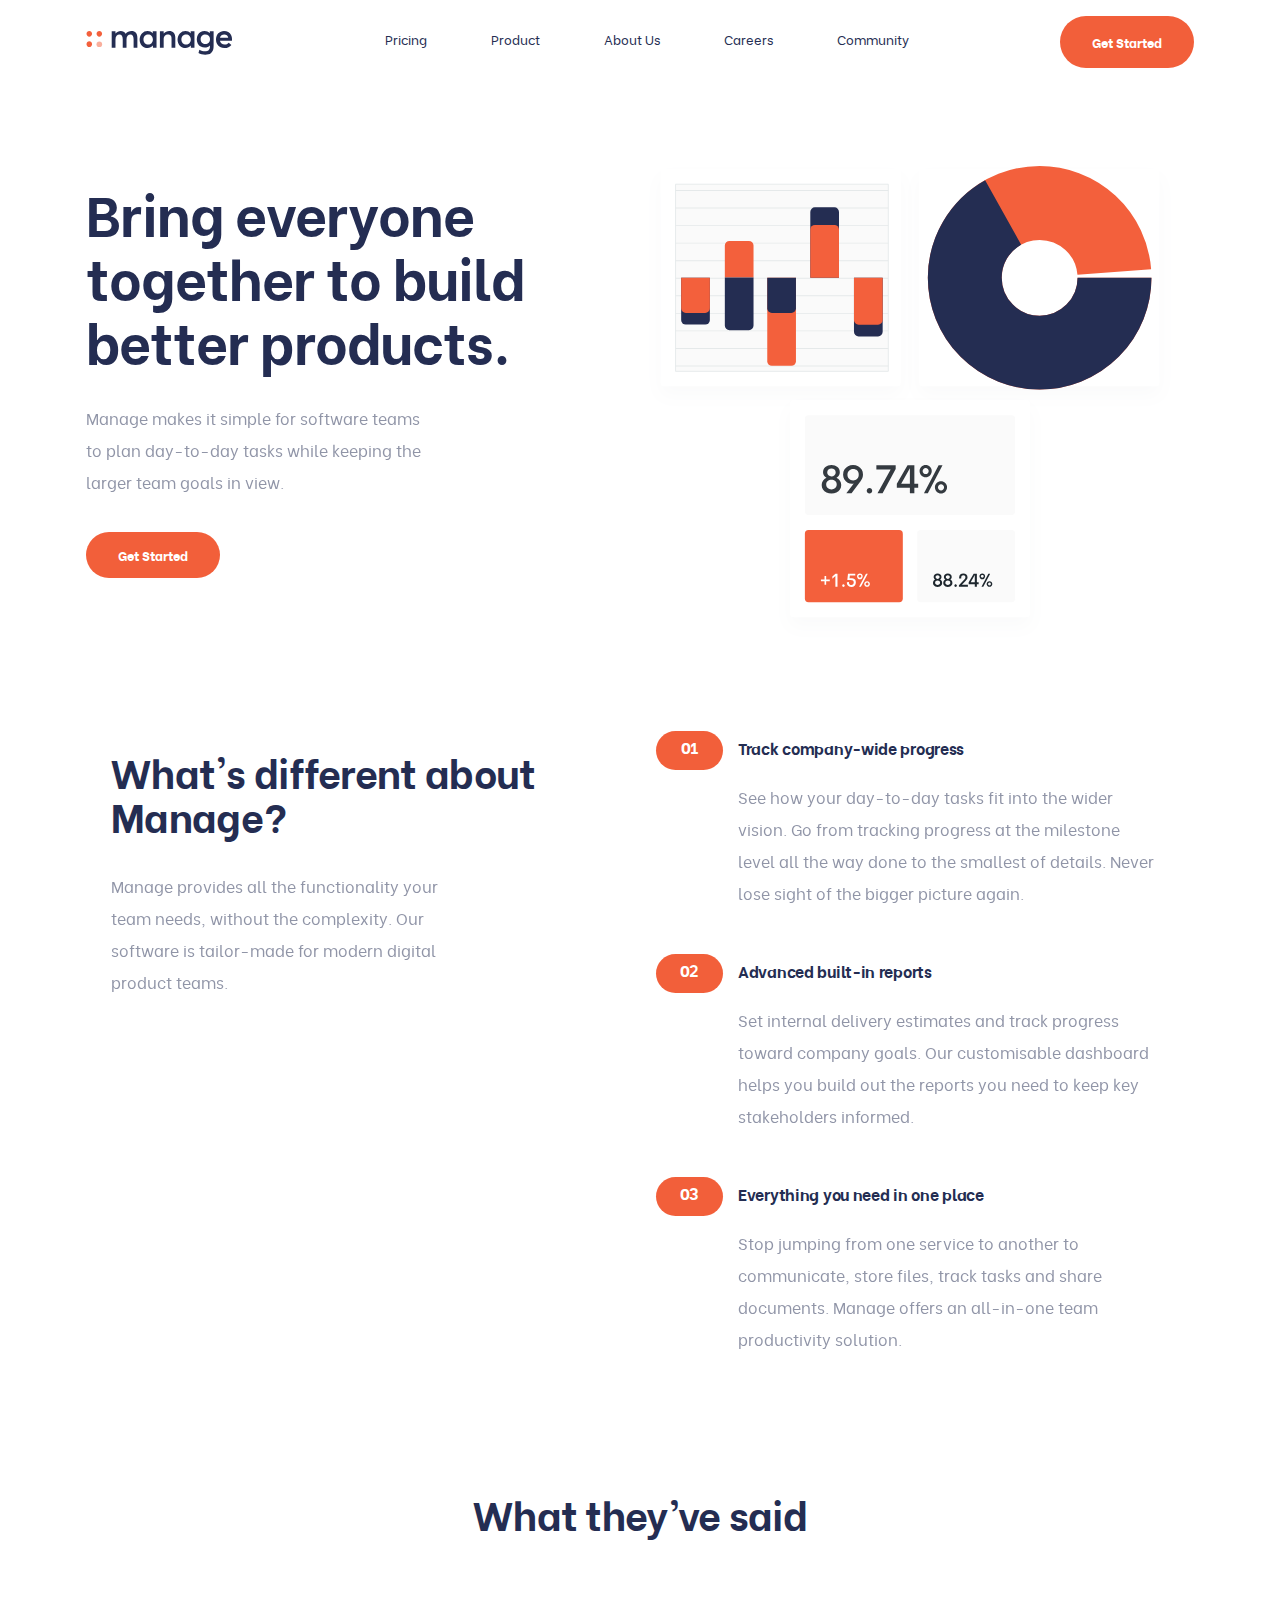
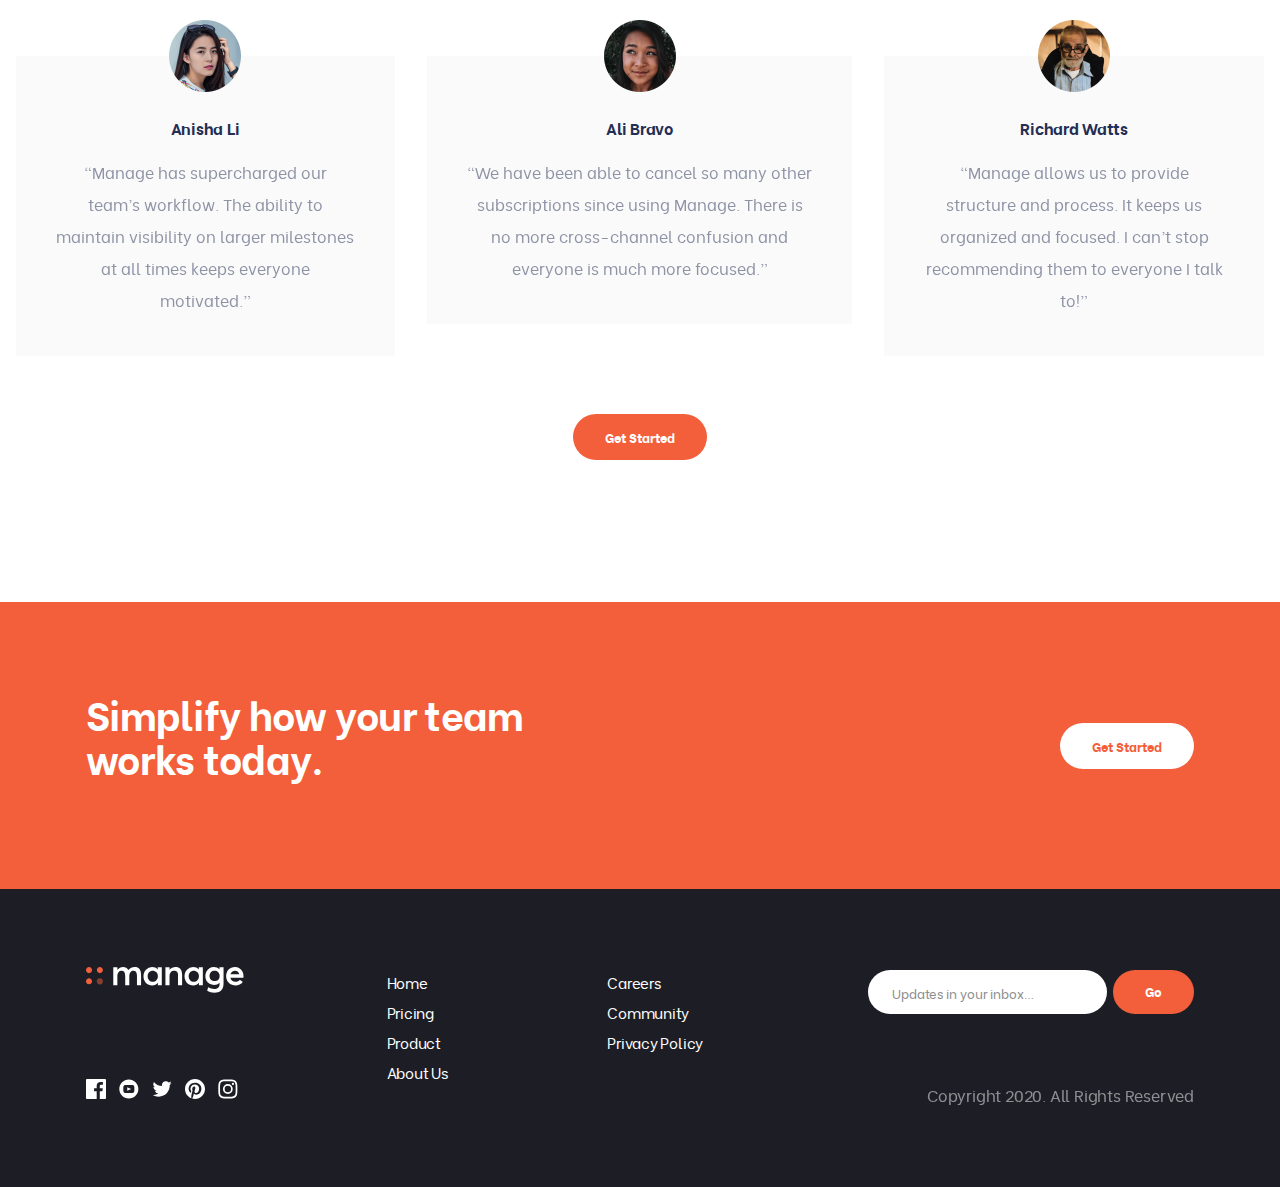
<file: index.html>
<!DOCTYPE html>
<html lang="en">
  <head>
    <meta charset="UTF-8" >
    <meta name="viewport" content="width=device-width, initial-scale=1.0" >
    <title>Manage Landing Page</title>
    <link rel="stylesheet" href="css/normalize.css">
    <link rel="stylesheet" href="css/styles.css">
  </head>
  <body>
    <!-- Navbar -->
    <div class="container nav collapsible collapsible--expanded">
      <svg class="icon nav__logo">
        <use xlink:href="images/sprite.svg#logo"></use>
      </svg>
      <svg class="icon nav__hamburger collapsible__badge">
        <use xlink:href="images/sprite.svg#icon-hamburger"></use>
      </svg>
      <ul class="list nav__list collapsible__content">
        <li class="nav__item"><a href="#">Pricing</a></li>
        <li class="nav__item"><a href="#">Product</a></li>
        <li class="nav__item"><a href="#">About Us</a></li>
        <li class="nav__item"><a href="#">Careers</a></li>
        <li class="nav__item"><a href="#">Community</a></li>
      </ul>
      <a target="_blank" href="#" class="btn btn--accent nav__btn">Get Started</a>
    </div>

    <!-- Main block -->
    <section class="container main">
      <div class="grid grid--1x2">
        <div>
          <svg class="main__image">
            <use xlink:href="images/sprite.svg#illustration-intro"></use>
          </svg>
        </div>  
        <div class="main__body">
          <h1 class="main__header">
            Bring everyone together to build better products.
          </h1>
          <p class="main__description">
            Manage makes it simple for software teams to plan day-to-day tasks while keeping the larger team goals in view.
          </p>
          <a target="_blank" href="#" class="btn btn--accent">Get Started</a>
        </div>
      </div>
    </section>

    <!-- Features block -->
    <section class="container features">
      <div class="grid grid--1x2">
        <header class="features__header">
          <h2>
            What's different about Manage?
          </h2>
          <p class="feature__description">
            Manage provides all the functionality your team needs, without the complexity. Our software is tailor-made for modern digital product teams. 
          </p>
        </header>
        <div class="media">
          <div class="media__heading">
            <div class="badge">01</div>
            <h3 class="media__title">
              Track company-wide progress
            </h3>
          </div>
          <div class="media__body">
            <p>
              See how your day-to-day tasks fit into the wider vision. Go from tracking progress at the milestone level all the way done to the smallest of details. Never lose sight of the bigger picture again.
            </p>
          </div>  
        </div>
        <div class="media">
          <div class="media__heading">
            <div class="badge">02</div>
            <h3 class="media__title">
              Advanced built-in reports
            </h3>
          </div>
          <div class="media__body">
            <p>
              Set internal delivery estimates and track progress toward company goals. Our customisable dashboard helps you build out the reports you need to keep key stakeholders informed.
            </p>
          </div>  
        </div>
        <div class="media">
          <div class="media__heading">
            <div class="badge">03</div>
            <h3 class="media__title">
              Everything you need in one place
            </h3>
          </div>
          <div class="media__body">
            <p>
              Stop jumping from one service to another to communicate, store files, track tasks and share documents. Manage offers an all-in-one team productivity solution.            </p>
          </div>  
        </div>
      </div>
    </section>
    
    <!-- Testimonials block -->
    <section class="block-testimonials">
      <h2>What they’ve said</h2>
      <div class="testimonials-set">
        <article class="testimonial">
          <img class="testimonial__img" src="images/avatar-anisha.png" alt="Ali avatar">
          <div class="testimonial__body">
            <h3 class="testimonial__title">
              Anisha Li
            </h3>
            <p>
              “Manage has supercharged our team’s workflow. The ability to maintain visibility on larger milestones at all times keeps everyone motivated.”            </p>
          </div>
        </article>
        <article class="testimonial">
          <img class="testimonial__img" src="images/avatar-ali.png" alt="Ali avatar">
          <div class="testimonial__body">
            <h3 class="testimonial__title">
              Ali Bravo
            </h3>
            <p>
              “We have been able to cancel so many other subscriptions since using Manage. There is no more cross-channel confusion and everyone is much more focused.”
            </p>
          </div>
        </article>
        <article class="testimonial">
          <img class="testimonial__img" src="images/avatar-richard.png" alt="Ali avatar">
          <div class="testimonial__body">
            <h3 class="testimonial__title">
              Richard Watts
            </h3>
            <p>
              “Manage allows us to provide structure and process. It keeps us organized and focused. I can’t stop recommending them to everyone I talk to!”            </p>
          </div>
        </article>
      </div>
      <a target="_blank" href="#" class="btn btn--accent testimonials__btn">Get Started</a>
    </section>

    <!-- Simplify block -->
    <section class="simplify">
      <div class="container grid grid--1x2">
        <header class="simplify__header">
          <h2>
            Simplify how your team works today.
          </h2>
        </header>
        <div class="simplify__btn">
          <a target="_blank" href="#" class="btn btn--white">Get Started</a>
        </div>
      </div>
    </section>

    <!-- Footer -->
    <footer class="footer">
      <div class="container grid footer__grid">
        <div class="input-group footer__input-group">
          <input type="text" class="input-field footer__input-field" placeholder="Updates in your inbox…">
          <button class="btn btn--accent">Go</button>
        </div>
        <ul class="list footer__list footer__list--left">
          <li><a href="#">Home</a></li>
          <li><a href="#">Pricing</a></li>
          <li><a href="#">Product</a></li>
          <li><a href="#">About Us</a></li>
        </ul>
        <ul class="list footer__list footer__list--right">
          <li><a href="#">Careers</a></li>
          <li><a href="#">Community</a></li>
          <li><a href="#">Privacy Policy</a></li>
        </ul>
        <div class="footer__media">
          <svg class="footer__icon">
            <use xlink:href="images/media-sprite.svg#icon-facebook"></use>
          </svg>
          <svg class="footer__icon">
            <use xlink:href="images/media-sprite.svg#icon-youtube"></use>
          </svg>
          <svg class="footer__icon">
            <use xlink:href="images/media-sprite.svg#icon-twitter"></use>
          </svg>
          <svg class="footer__icon">
            <use xlink:href="images/media-sprite.svg#icon-pinterest"></use>
          </svg>
          <svg class="footer__icon">
            <use xlink:href="images/media-sprite.svg#icon-instagram"></use>
          </svg>
        </div>
          <svg class="footer__logo">
            <use xlink:href="images/sprite.svg#white-logo"></use>
          </svg>
        <p class="footer__copyright">Copyright 2020. All Rights Reserved</p>
      </div>
    </footer>

    <!-- Make Collapsing -->
    <script src="js/main.js"></script>
  </body>
</html>
</file>
<file: css/styles.css>
@font-face {
  font-family: 'be_vietnam';
  src: url('fonts/be-vietnam/bevietnam-regular-webfont.woff2') format('woff2'),
       url('fonts/be-vietnam/bevietnam-regular-webfont.woff') format('woff');
  font-weight: normal;
  font-style: normal;
  font-display: fallback;
}

@font-face {
  font-family: 'be_vietnam';
  src: url('fonts/be-vietnam/bevietnam-bold-webfont.woff2') format('woff2'),
       url('fonts/be-vietnam/bevietnam-bold-webfont.woff') format('woff');
  font-weight: bold;
  font-style: normal;
  font-display: fallback;
}

:root {
  --color-text: #242D52;
  --color-white: #FFFFFF;
  --color-accent: hsl(12, 88%, 59%);
  --color-body-light: #FFF0EC;
  --color-body-medium: #FAFAFA;
  --color-body-dark: #1D1E25;
}

*,
*::after,
*::before {
  box-sizing: border-box;
}


/* Typography */

html {
  font-size: 62.5%;
}

body {
  color: var(--color-text);
  font-family: 'be_vietnam', Arial, Helvetica, sans-serif;
  font-size: 1.4rem;
  line-height: 2;
}

h1, h2, h3 {
  font-weight: 700;
}

h1 {
  font-size: 4rem;
  letter-spacing: -1px;
  line-height: 1.25;
}

h2 {
  font-size: 3rem;
  letter-spacing: -0.62px;
  line-height: 1.5;
}

h3 {
  font-size: 1.6rem;
  letter-spacing: -0.29px;
  line-height: 1.5;
}

p {
  margin: 0;
  opacity: 0.5025;
}

a {
  text-decoration: none;
}

@media screen and (min-width: 1024px) {
  body {
    font-size: 1.6rem;
  }

  h1 {
    font-size: 5.6rem;
    line-height: 6.4rem;
  }

  h2 {
    font-size: 4rem;
    letter-spacing: -0.71px;
    line-height: 4.4rem;
  }
}


/* Badges */

.badge {
  background: var(--color-accent);
  border-radius: 40px;
  border: 0;
  color: #FFF;
  display: inline-block;
  font-size: 1.6rem;
  font-weight: 700;
  letter-spacing: -0.29px;
  min-width: 67px;
  height: 39px;
  text-align: center;
  
}


/* Button */

.btn {
  border-radius: 40px;
  border: 0;
  cursor: pointer;
  font-size: 1.3rem;
  font-weight: 700;
  outline: 0;
  padding: 1.3rem 3.2rem;
  text-decoration: none;
  white-space: nowrap;
}

.btn--accent {
  background: var(--color-accent);
  color: var(--color-white);
}

.btn--white {
  background: var(--color-white);
  color: var(--color-accent);
}

.btn--accent:hover {
  background: #F98F75;
  color: #FCF6F5;
} /* should I add these colors in palette? */

.btn--white:hover {
  color: rgba(243, 96, 60, 0.5);
} /* think about using rgba in variables definition */


/* Media */

.media {
  margin: 4.5rem 1.6rem 0;
  max-width: 500px;
}

.media__heading {
  background: #FFF0EC;
  border-top-left-radius: 40px;
  border-bottom-left-radius: 40px;
  display: flex;
  margin-bottom: 1.1rem;
}

.media__title {
  margin: 0.5rem 1.5rem;
  white-space: nowrap;
}

.media__body {
  text-align: left;
}

@media screen and (min-width: 1024px) {
  .media__heading {
    background: #FFF;
  }
  .media__body {
    margin-left: 8.2rem;
  }
}


/* Testimonials */

.testimonial {
  margin: 1.6rem;
  max-width: 54rem;
}

.testimonial__body {
  background: #FAFAFA;
  padding-top: 6rem;
  padding: 4rem 2.1rem;
  text-align: center;
}

.testimonial__title {
  margin-top: 0;
}

.testimonial__img {
  display: block;
  height: 72px;
  margin-left: auto;
  margin-right: auto;
  position: relative;
  transform: translateY(36px);
  width: 72px;
}

@media screen and (min-width: 1024px) {
  .testimonial__body {
    font-size: 1.6rem;
    padding: 4rem;
    padding-top: 6rem;
  }
}


/* Lists */

.list {
  list-style-type: none; 
  padding: 0; 
  margin: 0; 
}


/* Input group */

.input-group {
  display: flex;
  flex-wrap: nowrap; 
}

.input-field {
  border: 0;
  border-radius: 22px;
  background: #FFF;
  margin-right: 0.6rem;
  height: 4.4rem;
  padding: 1.2rem 2.4rem;
  outline: none;
}

.input-field::placeholder {
  color: #8D8D8D;
  font-size: 1.3rem;
  letter-spacing: -0.1px;
}

/* Collapsible */

.collapsible__content {
  max-height: 0;
  overflow: hidden;
  opacity: 0;
  transition: all 0.3s;
}

.collapsible__badge {
  transform: rotate(0);
  transition: transfortm 0.3s;
}

.collapsible--expanded .collapsible__badge {
  transform: rotate(90deg);
}

.collapsible--expanded .collapsible__content {
  max-height: 100vh;
  opacity: 1;
}


/* Grids */

.grid {
  display: grid;
  justify-content: center;
  align-content: center;
}

@media screen and (min-width: 1024px) {
  .grid--1x2 {
    grid-template-columns: repeat(2, 1fr);
  }
}


/* Blocks */

.container {
  max-width: 1140px;
  margin: 0 auto;
  padding: 1.6rem;
  text-align: center;
}

@media screen and (min-width: 1024px) {
  .container {
    text-align: left;
  }
}


/* Navbar */

.nav {
  display: flex;
  justify-content: space-between;
  flex-wrap: wrap;
}

.nav__logo {
  width: 110px;
  height: 18px;
}

.nav__hamburger {
  width: 25px;
  height: 18px;
}

.nav__list {
  font-size: 1.6rem;
  font-weight: 700;
  width: 100%;
  margin-top: 1rem;
}

.nav__item {
  padding: 2.4rem auto;
}

.nav__item > a {
  color: var(--color-text);
  transition: opacity 0.3s;
}

.nav__item > a:hover {
  opacity: 0.5;;
}

.nav__btn {
  display: none;
}

@media screen and (min-width: 1024px) {
  .collapsible__content {
    max-height: 100vh;
    opacity: 1;
  }
  
  .nav {
    flex-wrap: nowrap;
  }

  .nav__logo {
    width: 147px;
    height: 24px;
    flex-shrink: 0;
    margin-top: 1.5rem;
  }

  .nav__list {
    display: flex;
    flex-wrap: nowrap;
    font-size: 1.3rem;
    font-weight: 400;
    justify-content: center;
  }

  .nav__item {
    padding: 0 3.2rem;
    white-space: nowrap;
  }

  .nav__btn {
    display: block;
  }

  .nav__hamburger {
    display: none;
  }
}


/* Mail block */

.main {
  margin-top: 2rem;
}

.main__image {
  width: 318px;  
  height: 286px; 
}

.main__header {
  margin-top: 2rem;
  margin-bottom: 1rem;
  max-width: 44.5rem;
}

.main__description {
  margin: 1rem 2.6rem 3rem 0;
  max-width: 35rem;
}

@media screen and (min-width: 1024px) {
  .main {
    margin-top: 6rem;
  }

  .main__body {
    grid-row: 1;
    grid-column: 1;
    text-align: left;
  }

  .main__header {
    margin-bottom: 3rem;
  }

  .main__description {
    margin-bottom: 4rem;
  }

  .main__image {
    width: 540px;
    height: 485px;
  }
}


/* Feature block */

.features__header {
  padding: 3rem 2.5rem 0;
  max-width: 54rem;
}

@media screen and (min-width: 1024px) {
  .features__header {
    grid-row: 1 / 4;
  }

  .feature__description {
    max-width: 35rem;
  }
}


/* Block Testimonials */

.block-testimonials {
  text-align: center;
  margin-top: 5rem;
  margin-bottom: 4.2rem;
}

.testimonials-set {
  align-content: center;
  display: flex;
  flex-direction: column;
  flex-wrap: wrap;
  margin-bottom: 4.8rem;
}

@media screen and (min-width: 1024px) {
  .block-testimonials {
    margin-top: 12rem;
    margin-bottom: 15rem;
  }

  .testimonials-set {
    flex-direction: row;
    flex-wrap: nowrap;
    justify-content: center;
  }
}


/* Simplify block */

.simplify {
  background: var(--color-accent);
  padding: 4rem 0;
}

.simplify__header {
  color: var(--color-white);
  margin-bottom: 2rem;
}

.simplify__btn {
  text-align: center;
  margin-bottom: 5rem;
}

@media screen and (min-width: 1024px) {
  .simplify__btn {
    text-align: right;
    margin-top: auto;
    margin-bottom: auto;
  }
}


/* Footer Block */

.footer {
  background: #1D1E25;
}

.footer__grid {
  grid-template-columns: repeat(2, 1fr);
}

.footer__input-group {
  margin: 5rem auto;
  grid-column: 1 / -1;
}

.footer__input-field {
  width: 239px;
}

.footer__list {
  font-size: 1.5rem;
  letter-spacing: -0.234px;
  text-align: left;
}

.footer__list--right {
  margin: 0 auto 5rem 3rem;
}

.footer__list--left {
  margin: 0 3rem 5rem auto;
}

.footer__list a {
  color: #FFFFFF;
}

.footer a:hover {
  color: #F3603C;
}

.footer__media {
  margin: 0 auto 5rem;
  grid-column: 1 / -1;
  display: flex;
  flex-wrap: nowrap;
  flex-shrink: 1;
}

.footer__icon {
  width: 32px;
  height: 32px;
  margin: 0 1.8rem;
}

.footer__logo {
  width: 158px;
  height: 26px;
  margin: 0 auto 5rem auto;
  grid-column: 1 / -1;
}

.footer__copyright {
  color: #FFF;
  letter-spacing: -0.203px;
  opacity: 0.5025;
  margin: 0 auto 3rem;
  grid-column: 1 / -1;
}

@media screen and (min-width: 1024px) {
  .footer__grid {
    grid-template-columns: repeat(4, 1fr);
    grid-template-rows: auto auto
  }

  .footer__input-group {
    margin: 6.5rem auto;
    grid-area: 1/ 4 / 2 / 5;
  }
  
  .footer__list--left {
    margin: 6.2rem 3rem 0 4rem;
    grid-area: 1 / 2 / 3 / 3;
    justify-self: start;
  }

  .footer__list--right {
    margin: 6.2rem auto 0 0;
    grid-area: 1 / 3 / 3 / 4;
    justify-self: start;
  }

  .footer__media {
    margin: 0 auto 6rem 0;
    grid-area: 2 / 1 / 3 / 2;
  }

  .footer__logo {
    margin: 6.2rem auto 8.3rem 0;
    grid-area: 1 / 1 / 2 / 2;
  }

  .footer__copyright {
    margin: 0 0 6rem auto;
    grid-area: 2 / 4 / 3 / 5;
  }

  .footer__icon {
    width: 20px;
    height: 20px;
    margin: 0 1.3rem 0 0;
  }
}
</file>
